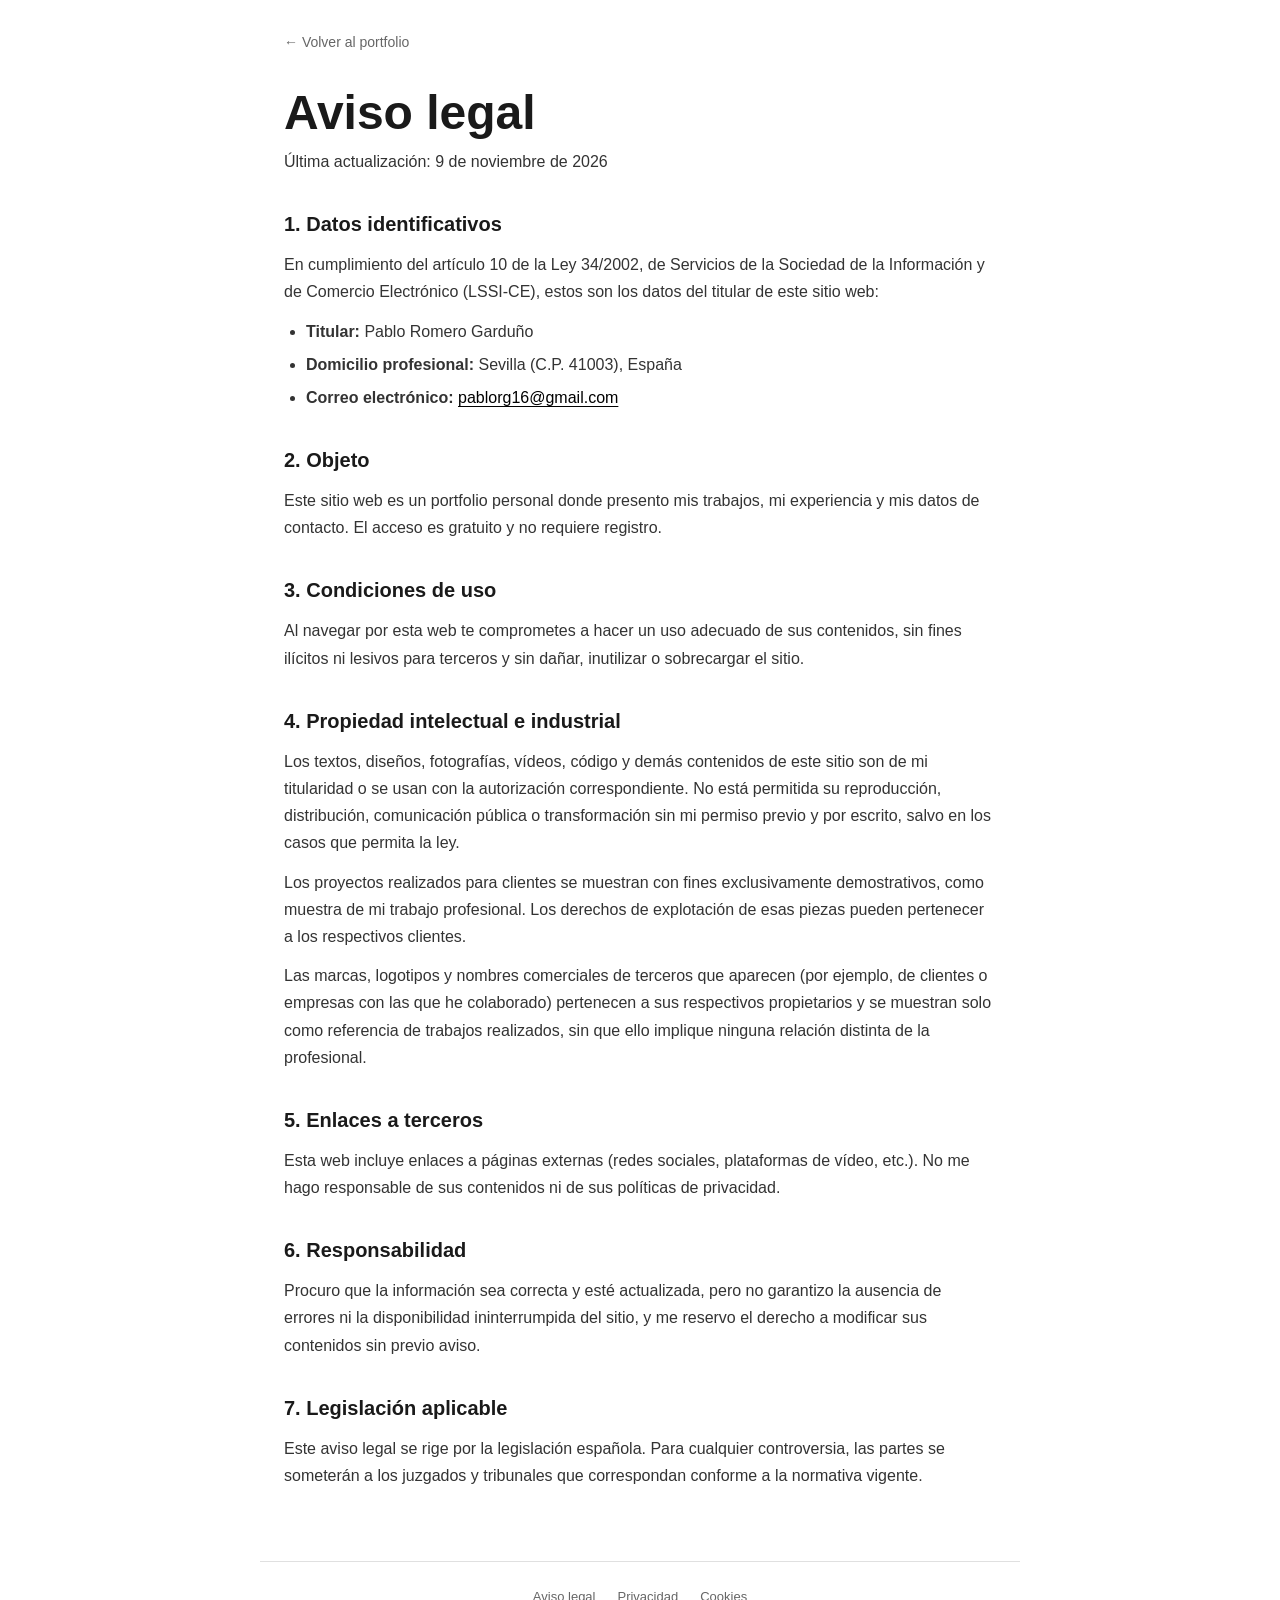
<file: aviso-legal.html>
<!DOCTYPE html>
<html lang="es">
<head>
    <script>(function(){try{var t=localStorage.getItem("theme");if(!t)t=matchMedia("(prefers-color-scheme: dark)").matches?"dark":"light";document.documentElement.setAttribute("data-theme",t);}catch(e){}})();</script>
    <meta charset="UTF-8">
    <meta name="viewport" content="width=device-width, initial-scale=1.0">
    <title>Aviso legal — Pablo Romero</title>
    <meta name="description" content="Aviso legal del sitio web de Pablo Romero Garduño.">
    <link rel="icon" type="image/png" sizes="32x32" href="favicon-32.png">
    <link rel="apple-touch-icon" href="apple-touch-icon.png">
    <link rel="stylesheet" href="legal.css?v=2">
</head>
<body>
    <header class="legal-header">
        <a href="index.html" class="legal-back">&larr; Volver al portfolio</a>
    </header>
    <main class="legal">
        <h1>Aviso legal</h1>
        <p class="legal-date">Última actualización: 9 de noviembre de 2026</p>
        <h2>1. Datos identificativos</h2>
        <p>En cumplimiento del artículo 10 de la Ley 34/2002, de Servicios de la Sociedad de la Información y de Comercio Electrónico (LSSI-CE), estos son los datos del titular de este sitio web:</p>
        <ul>
            <li><strong>Titular:</strong> Pablo Romero Garduño</li>
            <li><strong>Domicilio profesional:</strong> Sevilla (C.P. 41003), España</li>
            <li><strong>Correo electrónico:</strong> <a href="mailto:pablorg16@gmail.com">pablorg16@gmail.com</a></li>
        </ul>

        <h2>2. Objeto</h2>
        <p>Este sitio web es un portfolio personal donde presento mis trabajos, mi experiencia y mis datos de contacto. El acceso es gratuito y no requiere registro.</p>

        <h2>3. Condiciones de uso</h2>
        <p>Al navegar por esta web te comprometes a hacer un uso adecuado de sus contenidos, sin fines ilícitos ni lesivos para terceros y sin dañar, inutilizar o sobrecargar el sitio.</p>

        <h2>4. Propiedad intelectual e industrial</h2>
        <p>Los textos, diseños, fotografías, vídeos, código y demás contenidos de este sitio son de mi titularidad o se usan con la autorización correspondiente. No está permitida su reproducción, distribución, comunicación pública o transformación sin mi permiso previo y por escrito, salvo en los casos que permita la ley.</p>
        <p>Los proyectos realizados para clientes se muestran con fines exclusivamente demostrativos, como muestra de mi trabajo profesional. Los derechos de explotación de esas piezas pueden pertenecer a los respectivos clientes.</p>
        <p>Las marcas, logotipos y nombres comerciales de terceros que aparecen (por ejemplo, de clientes o empresas con las que he colaborado) pertenecen a sus respectivos propietarios y se muestran solo como referencia de trabajos realizados, sin que ello implique ninguna relación distinta de la profesional.</p>

        <h2>5. Enlaces a terceros</h2>
        <p>Esta web incluye enlaces a páginas externas (redes sociales, plataformas de vídeo, etc.). No me hago responsable de sus contenidos ni de sus políticas de privacidad.</p>

        <h2>6. Responsabilidad</h2>
        <p>Procuro que la información sea correcta y esté actualizada, pero no garantizo la ausencia de errores ni la disponibilidad ininterrumpida del sitio, y me reservo el derecho a modificar sus contenidos sin previo aviso.</p>

        <h2>7. Legislación aplicable</h2>
        <p>Este aviso legal se rige por la legislación española. Para cualquier controversia, las partes se someterán a los juzgados y tribunales que correspondan conforme a la normativa vigente.</p>
    </main>
    <footer class="legal-footer">
        <a href="aviso-legal.html">Aviso legal</a>
        <a href="privacidad.html">Privacidad</a>
        <a href="cookies.html">Cookies</a>
    </footer>
</body>
</html>
</file>
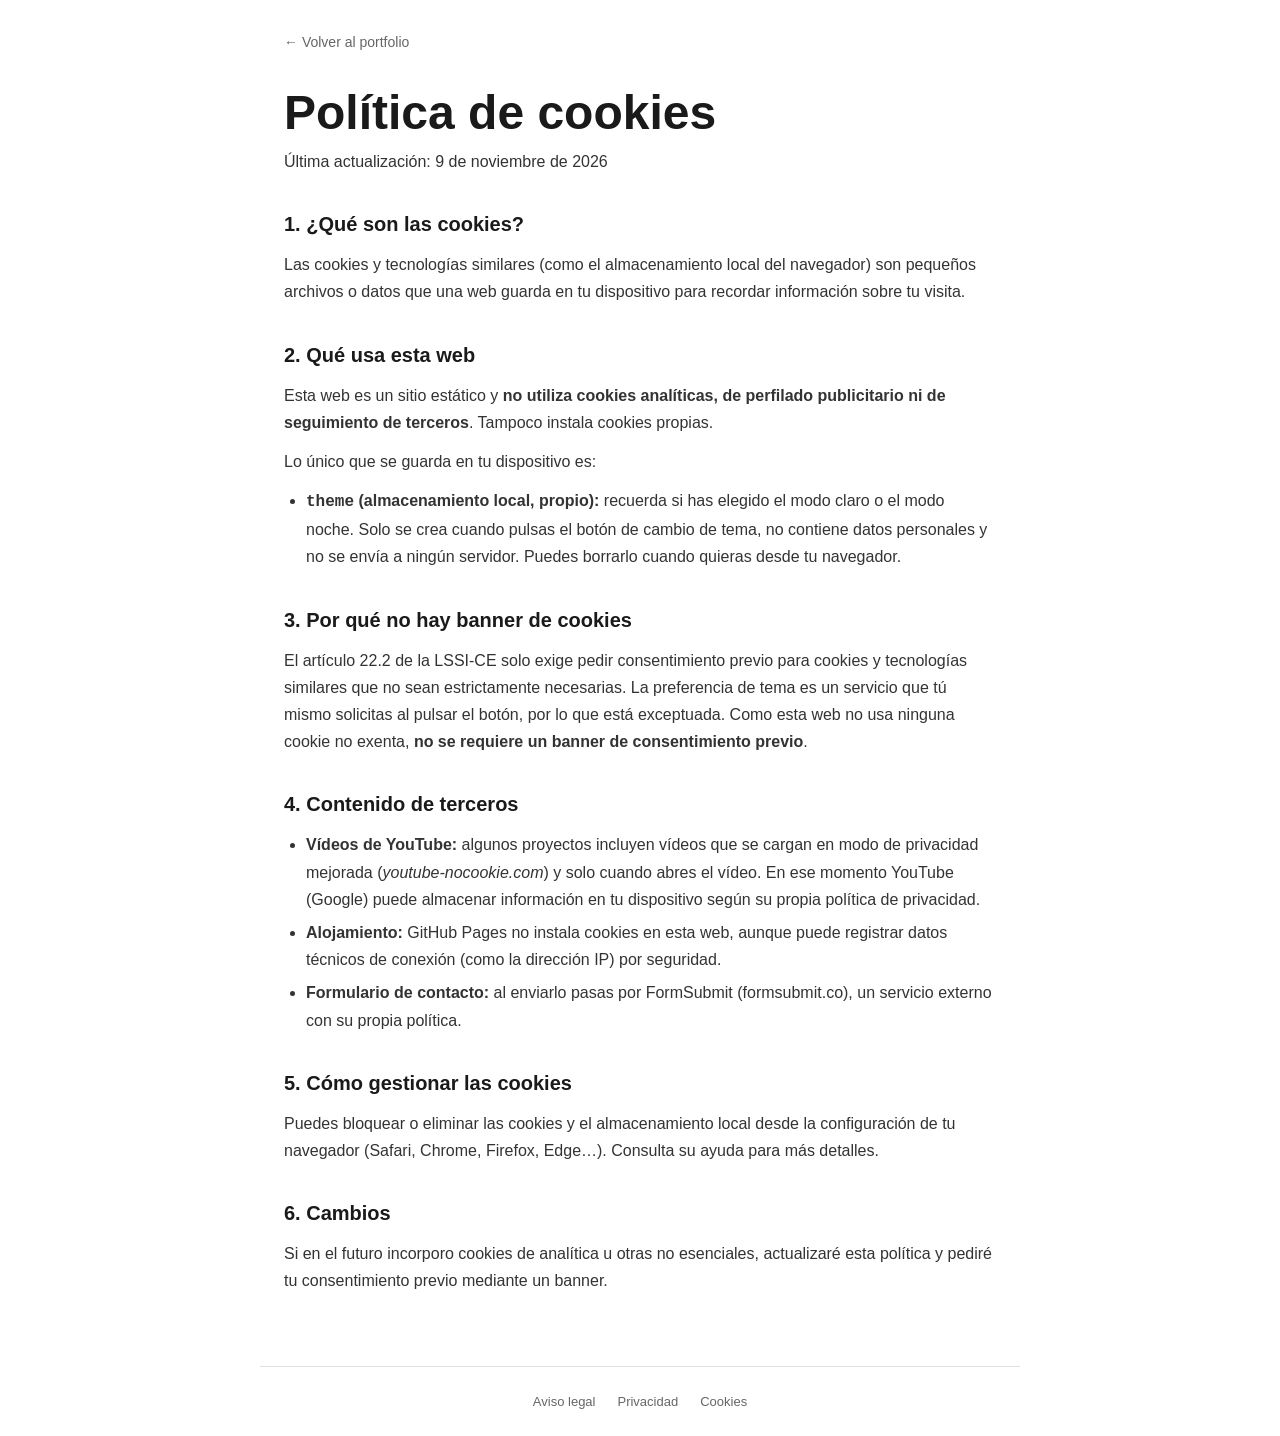
<file: cookies.html>
<!DOCTYPE html>
<html lang="es">
<head>
    <script>(function(){try{var t=localStorage.getItem("theme");if(!t)t=matchMedia("(prefers-color-scheme: dark)").matches?"dark":"light";document.documentElement.setAttribute("data-theme",t);}catch(e){}})();</script>
    <meta charset="UTF-8">
    <meta name="viewport" content="width=device-width, initial-scale=1.0">
    <title>Política de cookies — Pablo Romero</title>
    <meta name="description" content="Política de cookies del sitio web de Pablo Romero Garduño.">
    <link rel="icon" type="image/png" sizes="32x32" href="favicon-32.png">
    <link rel="apple-touch-icon" href="apple-touch-icon.png">
    <link rel="stylesheet" href="legal.css?v=2">
</head>
<body>
    <header class="legal-header">
        <a href="index.html" class="legal-back">&larr; Volver al portfolio</a>
    </header>
    <main class="legal">
        <h1>Política de cookies</h1>
        <p class="legal-date">Última actualización: 9 de noviembre de 2026</p>
        <h2>1. ¿Qué son las cookies?</h2>
        <p>Las cookies y tecnologías similares (como el almacenamiento local del navegador) son pequeños archivos o datos que una web guarda en tu dispositivo para recordar información sobre tu visita.</p>

        <h2>2. Qué usa esta web</h2>
        <p>Esta web es un sitio estático y <strong>no utiliza cookies analíticas, de perfilado publicitario ni de seguimiento de terceros</strong>. Tampoco instala cookies propias.</p>
        <p>Lo único que se guarda en tu dispositivo es:</p>
        <ul>
            <li><strong><code>theme</code> (almacenamiento local, propio):</strong> recuerda si has elegido el modo claro o el modo noche. Solo se crea cuando pulsas el botón de cambio de tema, no contiene datos personales y no se envía a ningún servidor. Puedes borrarlo cuando quieras desde tu navegador.</li>
        </ul>

        <h2>3. Por qué no hay banner de cookies</h2>
        <p>El artículo 22.2 de la LSSI-CE solo exige pedir consentimiento previo para cookies y tecnologías similares que no sean estrictamente necesarias. La preferencia de tema es un servicio que tú mismo solicitas al pulsar el botón, por lo que está exceptuada. Como esta web no usa ninguna cookie no exenta, <strong>no se requiere un banner de consentimiento previo</strong>.</p>

        <h2>4. Contenido de terceros</h2>
        <ul>
            <li><strong>Vídeos de YouTube:</strong> algunos proyectos incluyen vídeos que se cargan en modo de privacidad mejorada (<em>youtube-nocookie.com</em>) y solo cuando abres el vídeo. En ese momento YouTube (Google) puede almacenar información en tu dispositivo según su propia política de privacidad.</li>
            <li><strong>Alojamiento:</strong> GitHub Pages no instala cookies en esta web, aunque puede registrar datos técnicos de conexión (como la dirección IP) por seguridad.</li>
            <li><strong>Formulario de contacto:</strong> al enviarlo pasas por FormSubmit (formsubmit.co), un servicio externo con su propia política.</li>
        </ul>

        <h2>5. Cómo gestionar las cookies</h2>
        <p>Puedes bloquear o eliminar las cookies y el almacenamiento local desde la configuración de tu navegador (Safari, Chrome, Firefox, Edge…). Consulta su ayuda para más detalles.</p>

        <h2>6. Cambios</h2>
        <p>Si en el futuro incorporo cookies de analítica u otras no esenciales, actualizaré esta política y pediré tu consentimiento previo mediante un banner.</p>
    </main>
    <footer class="legal-footer">
        <a href="aviso-legal.html">Aviso legal</a>
        <a href="privacidad.html">Privacidad</a>
        <a href="cookies.html">Cookies</a>
    </footer>
</body>
</html>
</file>
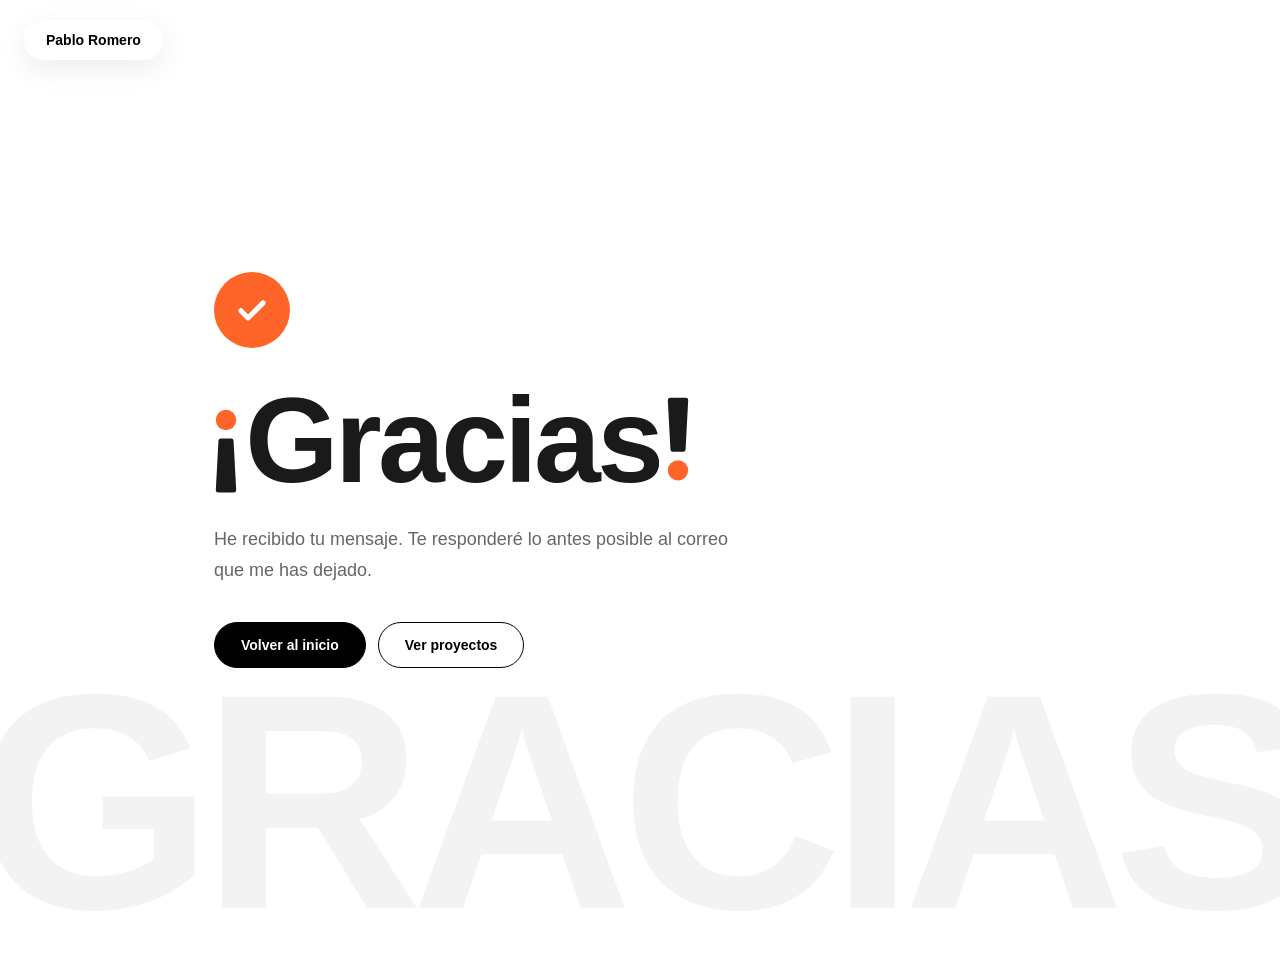
<file: gracias.html>
<!DOCTYPE html>
<html lang="es">
<head>
    <script>(function(){try{var t=localStorage.getItem("theme");if(!t)t=matchMedia("(prefers-color-scheme: dark)").matches?"dark":"light";document.documentElement.setAttribute("data-theme",t);}catch(e){}})();</script>
    <meta charset="UTF-8">
    <meta name="viewport" content="width=device-width, initial-scale=1.0">
    <title>¡Gracias! — Pablo Romero</title>
    <meta name="robots" content="noindex">
    <link rel="icon" type="image/png" sizes="32x32" href="favicon-32.png">
    <link rel="apple-touch-icon" href="apple-touch-icon.png">
    <style>
        :root { --orange: #FF6529; --black: #000; --gray-text: #666; --gray: #f5f5f5; }
        * { box-sizing: border-box; margin: 0; padding: 0; }
        body {
            font-family: -apple-system, BlinkMacSystemFont, 'Segoe UI', 'Helvetica Neue', sans-serif;
            background: #fff;
            color: #1a1a1a;
            min-height: 100vh;
            min-height: 100dvh;
            display: flex;
            flex-direction: column;
            overflow: hidden;
            -webkit-font-smoothing: antialiased;
        }
        .logo-pill {
            position: fixed; top: 20px; left: 24px;
            padding: 12px 22px; border-radius: 999px;
            background: #fff; color: #000;
            font-size: 14px; font-weight: 700; text-decoration: none;
            box-shadow: 0 8px 30px rgba(0,0,0,0.08);
        }
        .watermark {
            position: absolute; left: 50%; bottom: -0.18em; transform: translateX(-50%);
            font-size: clamp(90px, 24vw, 360px); font-weight: 800; letter-spacing: -0.04em;
            color: #f3f3f3; white-space: nowrap; user-select: none; pointer-events: none;
            line-height: 1;
        }
        main {
            position: relative; z-index: 1;
            flex: 1; display: flex; flex-direction: column;
            align-items: flex-start; justify-content: center;
            width: 100%; max-width: 900px; margin: 0 auto;
            padding: 120px 24px 80px;
        }
        .check {
            width: 76px; height: 76px; border-radius: 50%;
            background: var(--orange);
            display: flex; align-items: center; justify-content: center;
            margin-bottom: 32px;
            animation: pop .6s cubic-bezier(.2,1.4,.4,1) both;
        }
        .check svg { width: 38px; height: 38px; }
        .check path {
            stroke: #fff; stroke-width: 3.2; fill: none; stroke-linecap: round; stroke-linejoin: round;
            stroke-dasharray: 30; stroke-dashoffset: 30;
            animation: draw .5s .45s ease forwards;
        }
        h1 {
            font-size: clamp(52px, 11vw, 120px); line-height: 1; font-weight: 800; letter-spacing: -0.03em;
            animation: up .7s .15s ease both;
        }
        .ex { display: inline-block; height: .72em; width: .2em; overflow: visible; }
        .ex .stem { fill: currentColor; stroke: currentColor; stroke-width: 4; stroke-linejoin: round; }
        .ex .dot { fill: var(--orange); }
        .ex-open { transform: rotate(180deg); vertical-align: -.1em; margin-right: .06em; }
        .ex-close { vertical-align: baseline; margin-left: .05em; }
        p {
            margin-top: 24px; max-width: 520px;
            font-size: 18px; line-height: 1.7; color: var(--gray-text);
            animation: up .7s .3s ease both;
        }
        .actions { display: flex; flex-wrap: wrap; gap: 12px; margin-top: 36px; animation: up .7s .45s ease both; }
        .btn {
            display: inline-flex; align-items: center; padding: 14px 26px; border-radius: 999px;
            border: 1px solid var(--black); background: var(--black); color: #fff;
            font-size: 14px; font-weight: 600; text-decoration: none; transition: all .3s ease;
        }
        .btn:hover { transform: translateY(-2px); }
        .btn-outline { background: transparent; color: var(--black); }
        .btn-outline:hover { background: var(--black); color: #fff; }
        @keyframes pop { from { transform: scale(.4); opacity: 0; } to { transform: scale(1); opacity: 1; } }
        @keyframes draw { to { stroke-dashoffset: 0; } }
        @keyframes up { from { transform: translateY(18px); opacity: 0; } to { transform: none; opacity: 1; } }
        @media (prefers-reduced-motion: reduce) { * { animation: none !important; } .check path { stroke-dashoffset: 0; } }
        @media (max-width: 600px) { .logo-pill { left: 16px; top: 16px; } main { padding: 110px 20px 80px; } p { font-size: 16px; } }

        :root[data-theme="dark"] body { background: #0e0e0e; color: #f2f2f2; }
        :root[data-theme="dark"] { --black: #f2f2f2; --gray-text: #a3a3a3; --gray: #1b1b1b; color-scheme: dark; }
        :root[data-theme="dark"] .logo-pill { background: #0e0e0e; color: #f2f2f2; box-shadow: 0 8px 30px rgba(0,0,0,.5); }
        :root[data-theme="dark"] .watermark { color: #181818; }
        :root[data-theme="dark"] .btn { color: #0e0e0e; }
        :root[data-theme="dark"] .btn-outline { color: #f2f2f2; }
        :root[data-theme="dark"] .btn-outline:hover { color: #0e0e0e; }
        :root[data-theme="dark"] .check path { stroke: #fff; }
    </style>
</head>
<body>
    <a href="index.html" class="logo-pill">Pablo Romero</a>
    <div class="watermark" aria-hidden="true">GRACIAS</div>
    <main>
        <div class="check" aria-hidden="true">
            <svg viewBox="0 0 24 24"><path d="M5 12.5l4.5 4.5L19 7.5"/></svg>
        </div>
        <h1 aria-label="¡Gracias!"><svg class="ex ex-open" viewBox="0 0 20 72" aria-hidden="true"><path class="stem" d="M3.5 3.5h13l-2.2 41h-8.6z"/><circle class="dot" cx="10" cy="62" r="8.5"/></svg>Gracias<svg class="ex ex-close" viewBox="0 0 20 72" aria-hidden="true"><path class="stem" d="M3.5 3.5h13l-2.2 41h-8.6z"/><circle class="dot" cx="10" cy="62" r="8.5"/></svg></h1>
        <p>He recibido tu mensaje. Te responderé lo antes posible al correo que me has dejado.</p>
        <div class="actions">
            <a href="index.html" class="btn">Volver al inicio</a>
            <a href="index.html#proyectos" class="btn btn-outline">Ver proyectos</a>
        </div>
    </main>
</body>
</html>
</file>
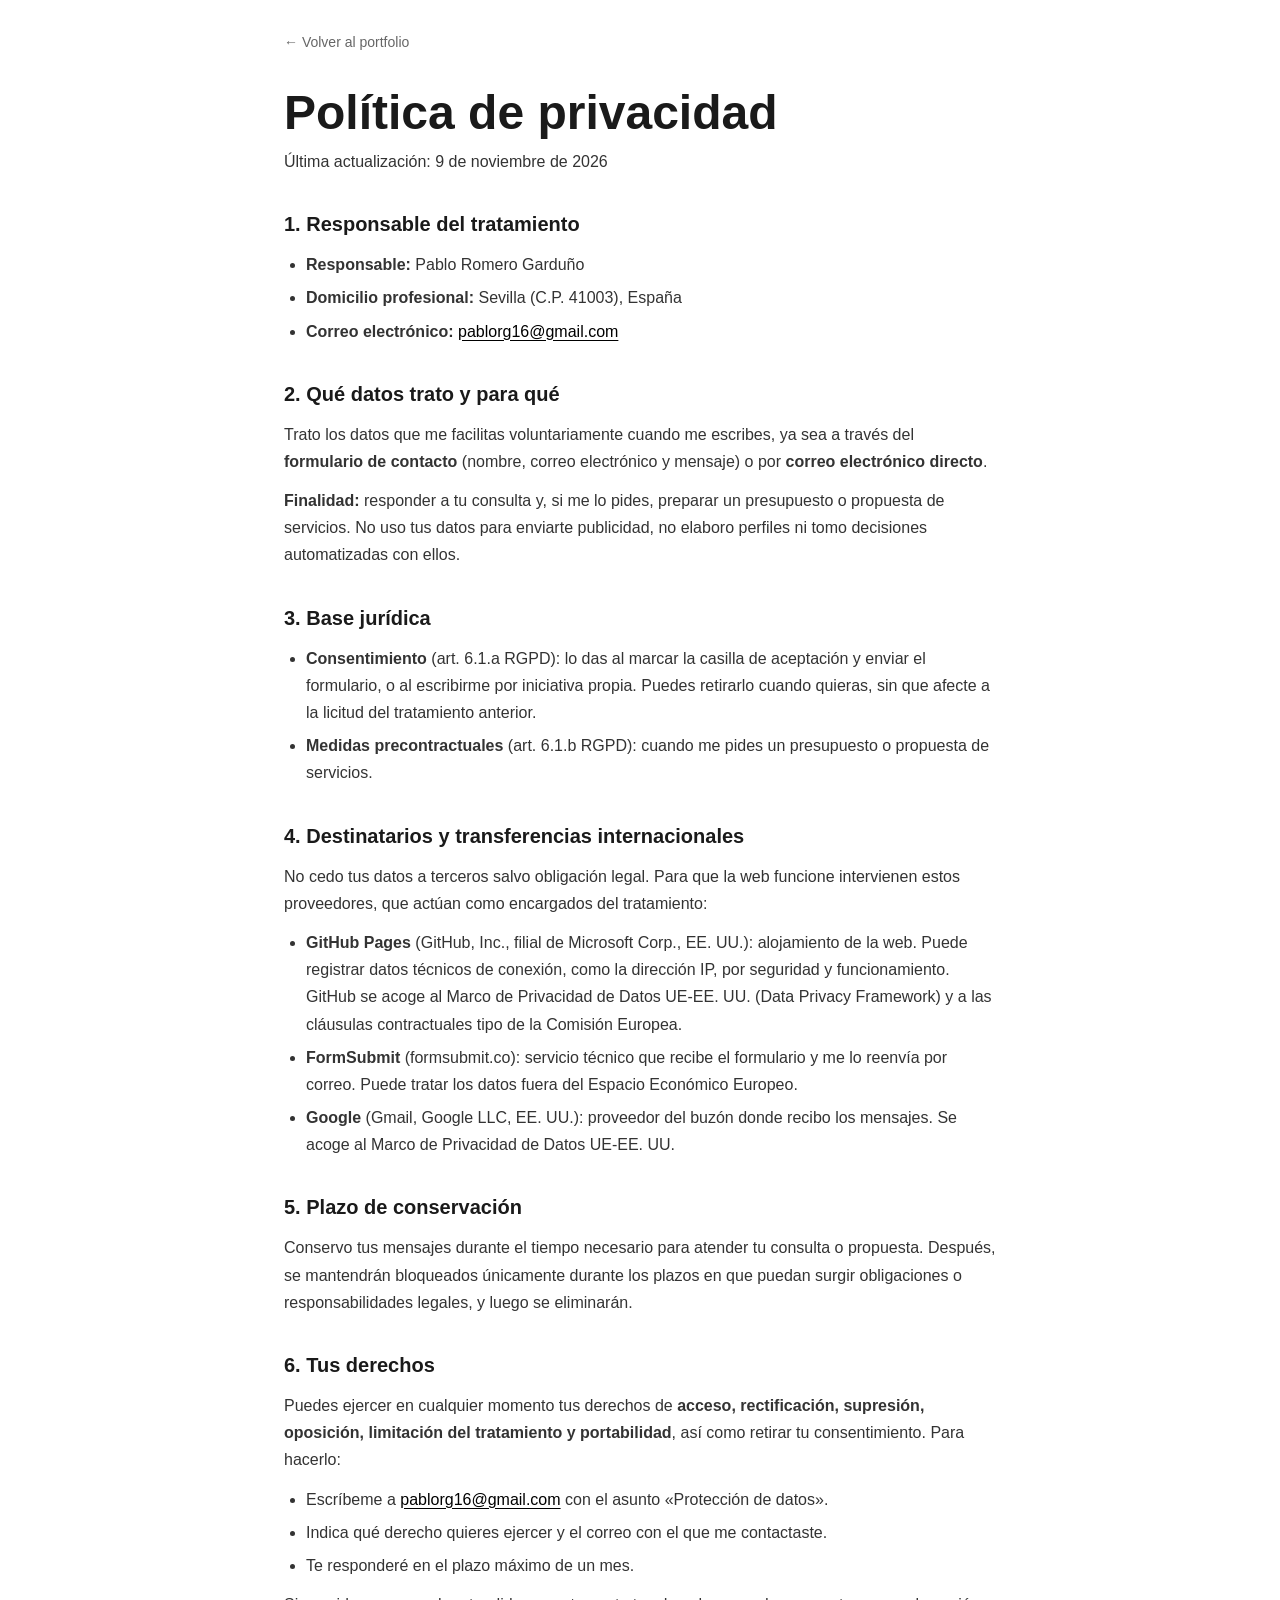
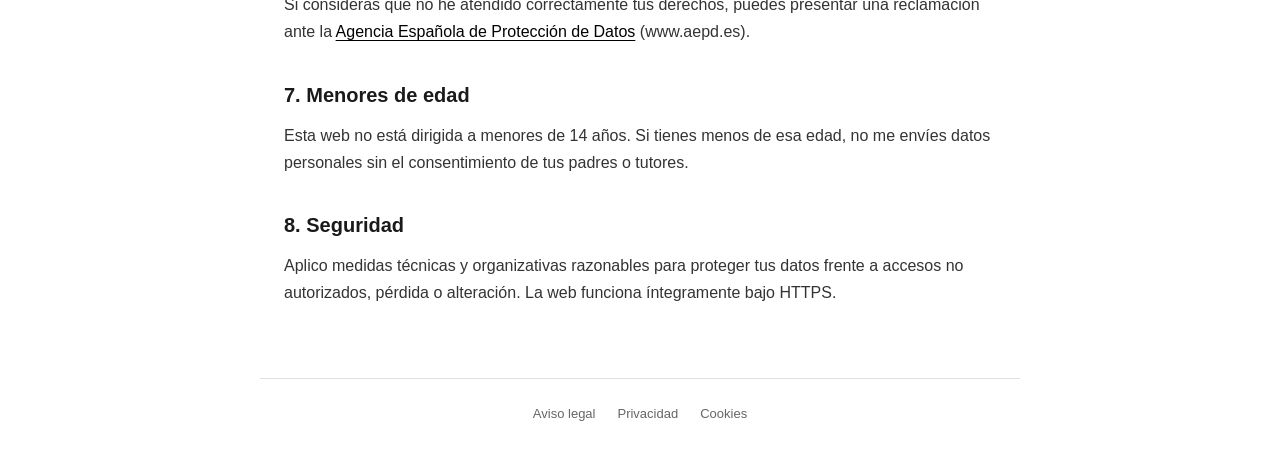
<file: privacidad.html>
<!DOCTYPE html>
<html lang="es">
<head>
    <script>(function(){try{var t=localStorage.getItem("theme");if(!t)t=matchMedia("(prefers-color-scheme: dark)").matches?"dark":"light";document.documentElement.setAttribute("data-theme",t);}catch(e){}})();</script>
    <meta charset="UTF-8">
    <meta name="viewport" content="width=device-width, initial-scale=1.0">
    <title>Política de privacidad — Pablo Romero</title>
    <meta name="description" content="Política de privacidad del sitio web de Pablo Romero Garduño.">
    <link rel="icon" type="image/png" sizes="32x32" href="favicon-32.png">
    <link rel="apple-touch-icon" href="apple-touch-icon.png">
    <link rel="stylesheet" href="legal.css?v=2">
</head>
<body>
    <header class="legal-header">
        <a href="index.html" class="legal-back">&larr; Volver al portfolio</a>
    </header>
    <main class="legal">
        <h1>Política de privacidad</h1>
        <p class="legal-date">Última actualización: 9 de noviembre de 2026</p>
        <h2>1. Responsable del tratamiento</h2>
        <ul>
            <li><strong>Responsable:</strong> Pablo Romero Garduño</li>
            <li><strong>Domicilio profesional:</strong> Sevilla (C.P. 41003), España</li>
            <li><strong>Correo electrónico:</strong> <a href="mailto:pablorg16@gmail.com">pablorg16@gmail.com</a></li>
        </ul>

        <h2>2. Qué datos trato y para qué</h2>
        <p>Trato los datos que me facilitas voluntariamente cuando me escribes, ya sea a través del <strong>formulario de contacto</strong> (nombre, correo electrónico y mensaje) o por <strong>correo electrónico directo</strong>.</p>
        <p><strong>Finalidad:</strong> responder a tu consulta y, si me lo pides, preparar un presupuesto o propuesta de servicios. No uso tus datos para enviarte publicidad, no elaboro perfiles ni tomo decisiones automatizadas con ellos.</p>

        <h2>3. Base jurídica</h2>
        <ul>
            <li><strong>Consentimiento</strong> (art. 6.1.a RGPD): lo das al marcar la casilla de aceptación y enviar el formulario, o al escribirme por iniciativa propia. Puedes retirarlo cuando quieras, sin que afecte a la licitud del tratamiento anterior.</li>
            <li><strong>Medidas precontractuales</strong> (art. 6.1.b RGPD): cuando me pides un presupuesto o propuesta de servicios.</li>
        </ul>

        <h2>4. Destinatarios y transferencias internacionales</h2>
        <p>No cedo tus datos a terceros salvo obligación legal. Para que la web funcione intervienen estos proveedores, que actúan como encargados del tratamiento:</p>
        <ul>
            <li><strong>GitHub Pages</strong> (GitHub, Inc., filial de Microsoft Corp., EE. UU.): alojamiento de la web. Puede registrar datos técnicos de conexión, como la dirección IP, por seguridad y funcionamiento. GitHub se acoge al Marco de Privacidad de Datos UE-EE. UU. (Data Privacy Framework) y a las cláusulas contractuales tipo de la Comisión Europea.</li>
            <li><strong>FormSubmit</strong> (formsubmit.co): servicio técnico que recibe el formulario y me lo reenvía por correo. Puede tratar los datos fuera del Espacio Económico Europeo.</li>
            <li><strong>Google</strong> (Gmail, Google LLC, EE. UU.): proveedor del buzón donde recibo los mensajes. Se acoge al Marco de Privacidad de Datos UE-EE. UU.</li>
        </ul>

        <h2>5. Plazo de conservación</h2>
        <p>Conservo tus mensajes durante el tiempo necesario para atender tu consulta o propuesta. Después, se mantendrán bloqueados únicamente durante los plazos en que puedan surgir obligaciones o responsabilidades legales, y luego se eliminarán.</p>

        <h2>6. Tus derechos</h2>
        <p>Puedes ejercer en cualquier momento tus derechos de <strong>acceso, rectificación, supresión, oposición, limitación del tratamiento y portabilidad</strong>, así como retirar tu consentimiento. Para hacerlo:</p>
        <ul>
            <li>Escríbeme a <a href="mailto:pablorg16@gmail.com">pablorg16@gmail.com</a> con el asunto «Protección de datos».</li>
            <li>Indica qué derecho quieres ejercer y el correo con el que me contactaste.</li>
            <li>Te responderé en el plazo máximo de un mes.</li>
        </ul>
        <p>Si consideras que no he atendido correctamente tus derechos, puedes presentar una reclamación ante la <a href="https://www.aepd.es" target="_blank" rel="noopener noreferrer">Agencia Española de Protección de Datos</a> (www.aepd.es).</p>

        <h2>7. Menores de edad</h2>
        <p>Esta web no está dirigida a menores de 14 años. Si tienes menos de esa edad, no me envíes datos personales sin el consentimiento de tus padres o tutores.</p>

        <h2>8. Seguridad</h2>
        <p>Aplico medidas técnicas y organizativas razonables para proteger tus datos frente a accesos no autorizados, pérdida o alteración. La web funciona íntegramente bajo HTTPS.</p>
    </main>
    <footer class="legal-footer">
        <a href="aviso-legal.html">Aviso legal</a>
        <a href="privacidad.html">Privacidad</a>
        <a href="cookies.html">Cookies</a>
    </footer>
</body>
</html>
</file>
<file: legal.css>
* { box-sizing: border-box; margin: 0; padding: 0; }
body {
    font-family: -apple-system, BlinkMacSystemFont, 'Segoe UI', 'Helvetica Neue', sans-serif;
    background: #ffffff;
    color: #1a1a1a;
    line-height: 1.7;
    -webkit-font-smoothing: antialiased;
}
.legal-header { max-width: 760px; margin: 0 auto; padding: 28px 24px 0; }
.legal-back { color: #666; font-size: 14px; text-decoration: none; }
.legal-back:hover { color: #000; }
.legal { max-width: 760px; margin: 0 auto; padding: 32px 24px 60px; }
.legal h1 { font-size: clamp(32px, 6vw, 48px); line-height: 1.1; font-weight: 700; margin-bottom: 8px; }
.legal-date { color: #666; font-size: 14px; margin-bottom: 36px; }
.legal h2 { font-size: 20px; margin: 32px 0 10px; }
.legal p, .legal li { font-size: 16px; color: #333; }
.legal p { margin-bottom: 12px; }
.legal ul { margin: 0 0 12px 22px; }
.legal li { margin-bottom: 6px; }
.legal a { color: #000; text-decoration: underline; text-underline-offset: 3px; }
.legal a:hover { color: #FF6529; }
.legal-footer {
    max-width: 760px; margin: 0 auto; padding: 24px;
    border-top: 1px solid #e0e0e0;
    display: flex; flex-wrap: wrap; gap: 8px 22px; justify-content: center;
}
.legal-footer a { font-size: 13px; color: #666; text-decoration: none; }
.legal-footer a:hover { color: #000; }

/* Modo noche (sigue la elección guardada en la web principal) */
:root[data-theme="dark"] { color-scheme: dark; }
:root[data-theme="dark"] body { background: #0e0e0e; color: #f2f2f2; }
:root[data-theme="dark"] .legal-back,
:root[data-theme="dark"] .legal-date,
:root[data-theme="dark"] .legal-footer a { color: #a3a3a3; }
:root[data-theme="dark"] .legal-back:hover,
:root[data-theme="dark"] .legal-footer a:hover { color: #fff; }
:root[data-theme="dark"] .legal p,
:root[data-theme="dark"] .legal li { color: #d0d0d0; }
:root[data-theme="dark"] .legal a { color: #fff; }
:root[data-theme="dark"] .legal a:hover { color: #FF6529; }
:root[data-theme="dark"] .legal-footer { border-top-color: #2f2f2f; }
</file>
